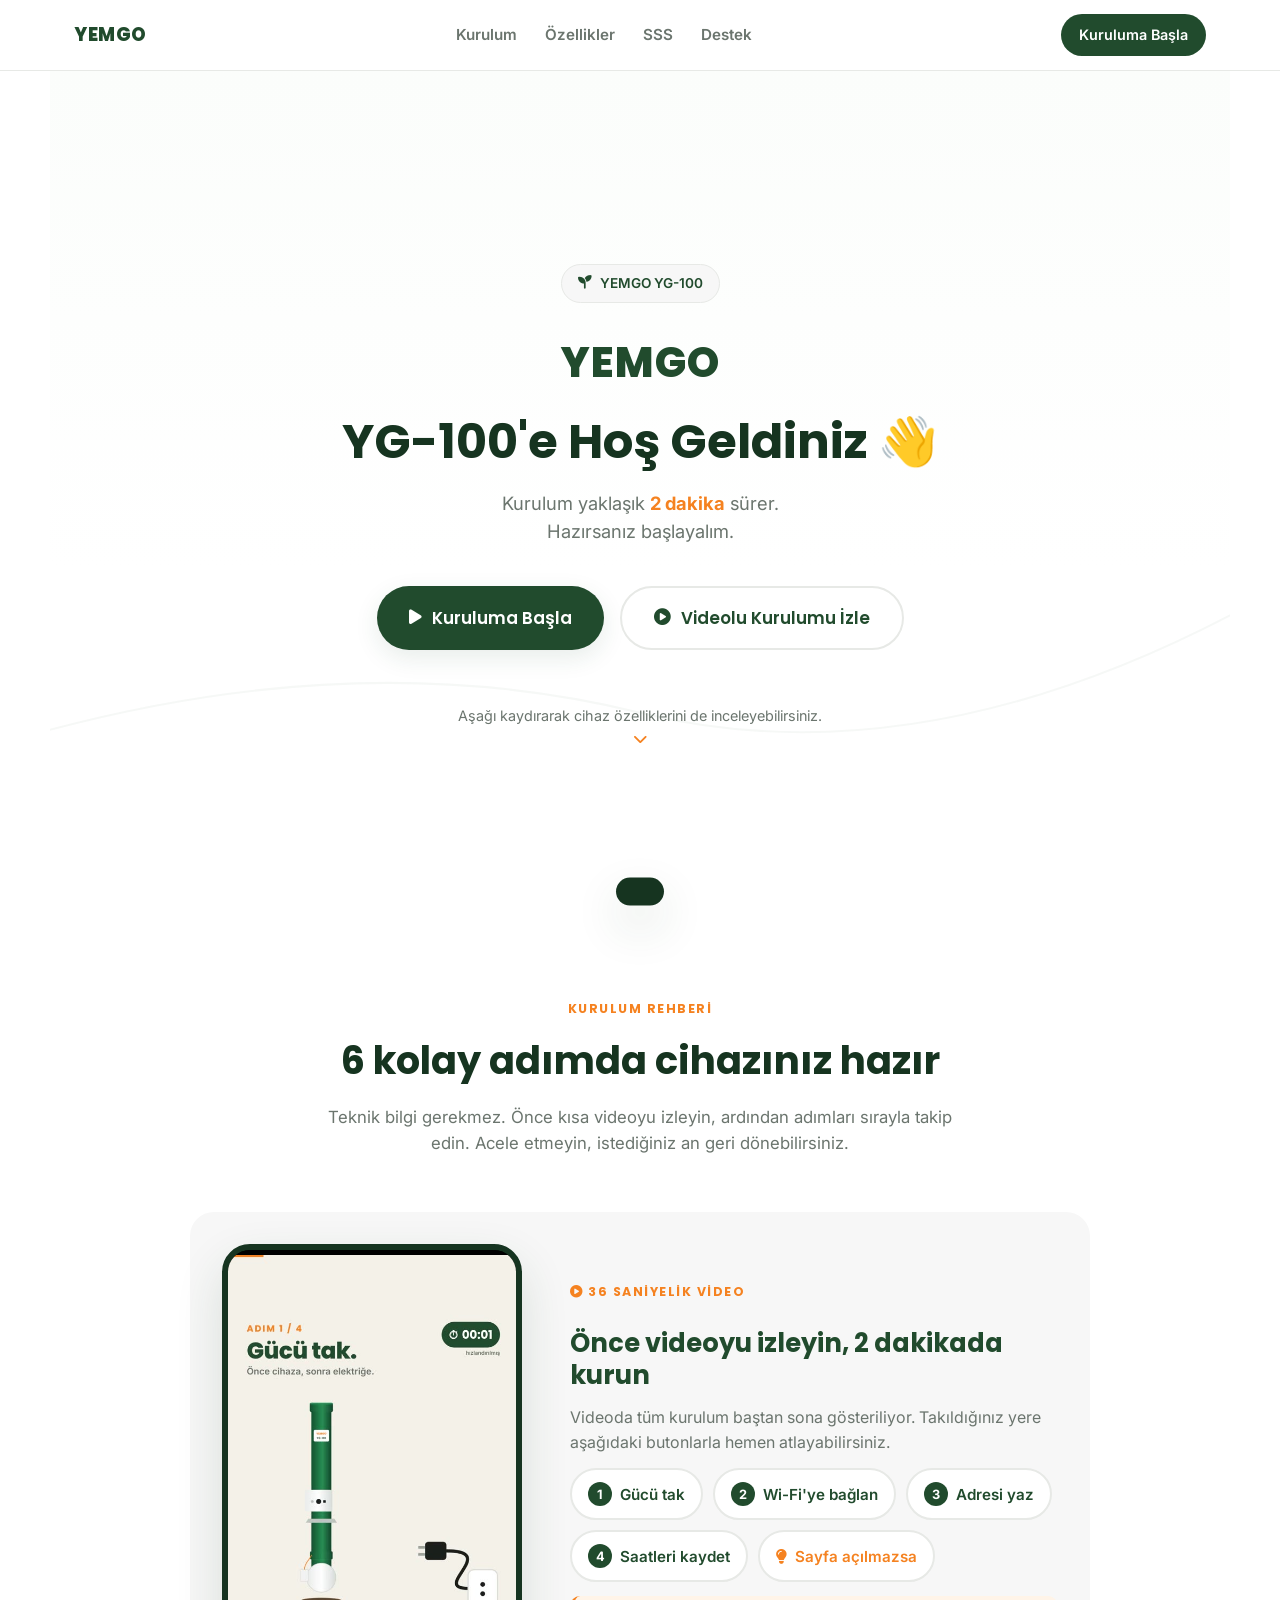
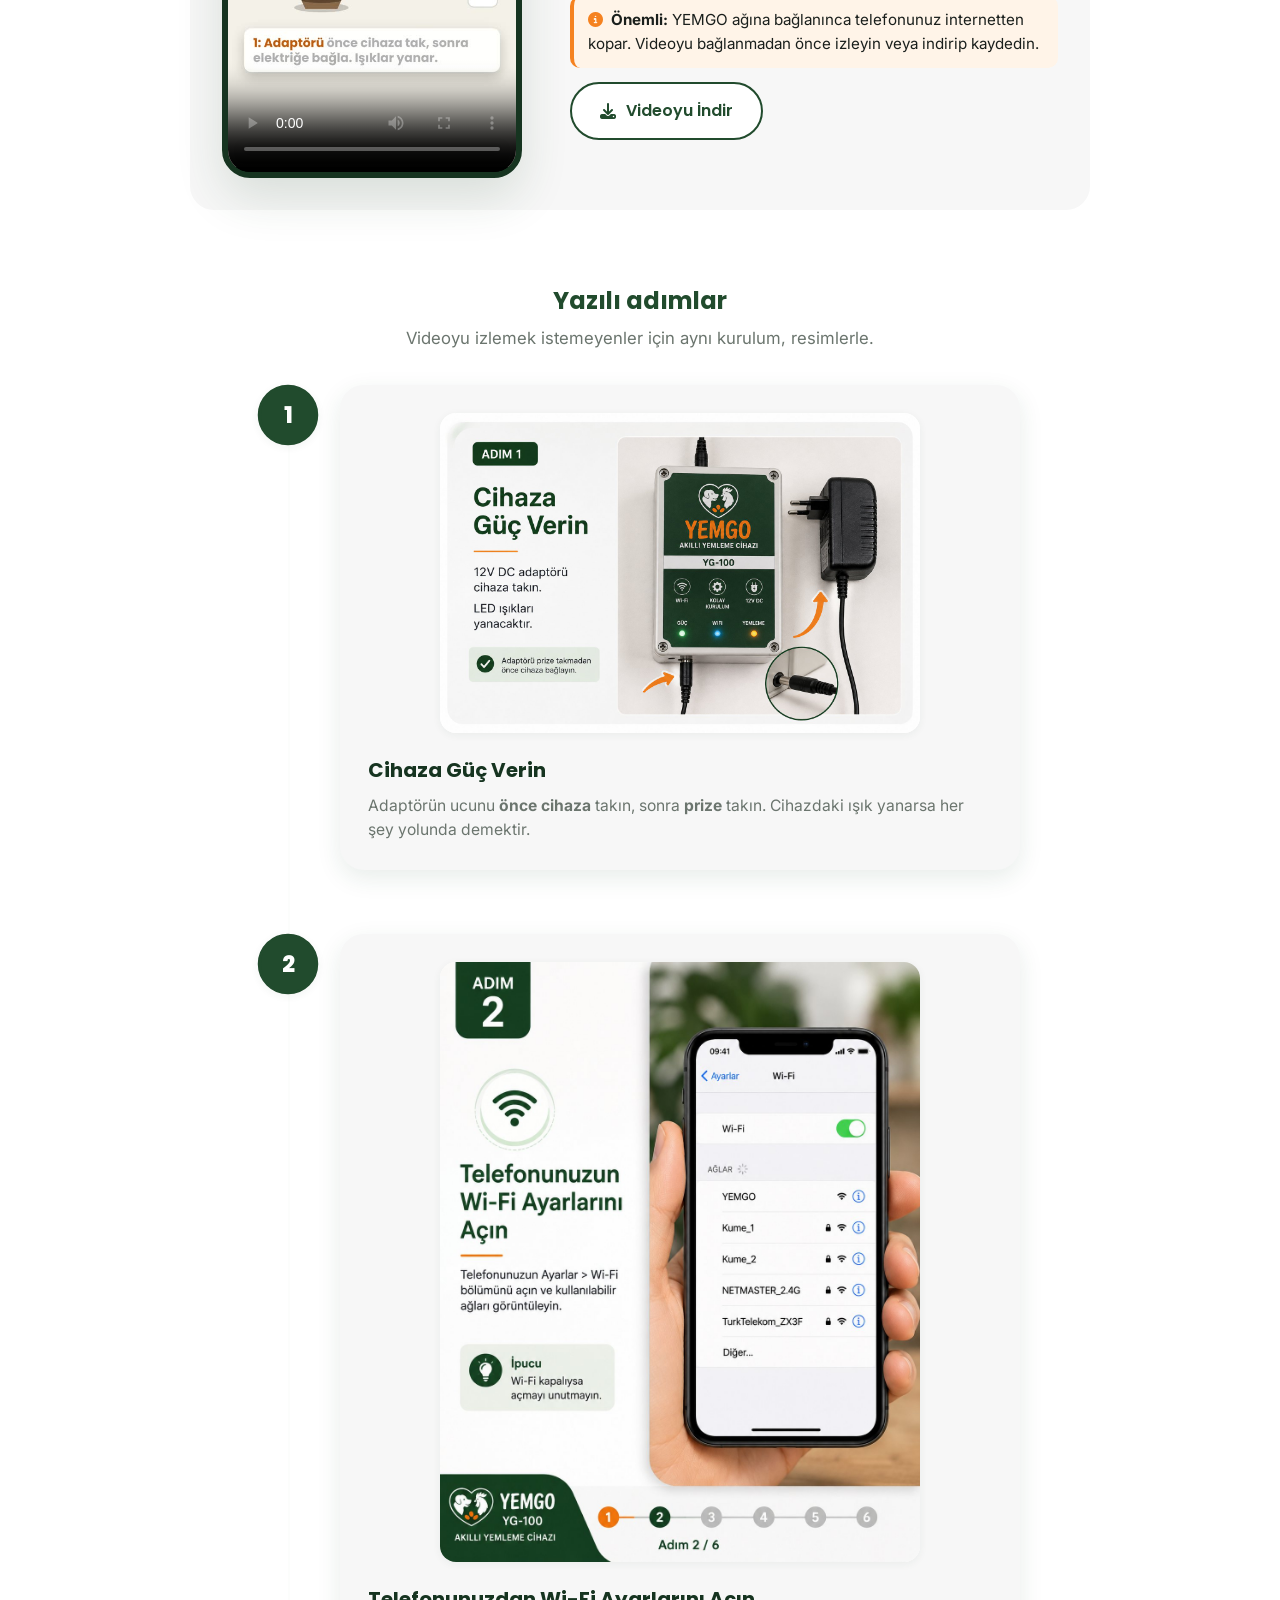
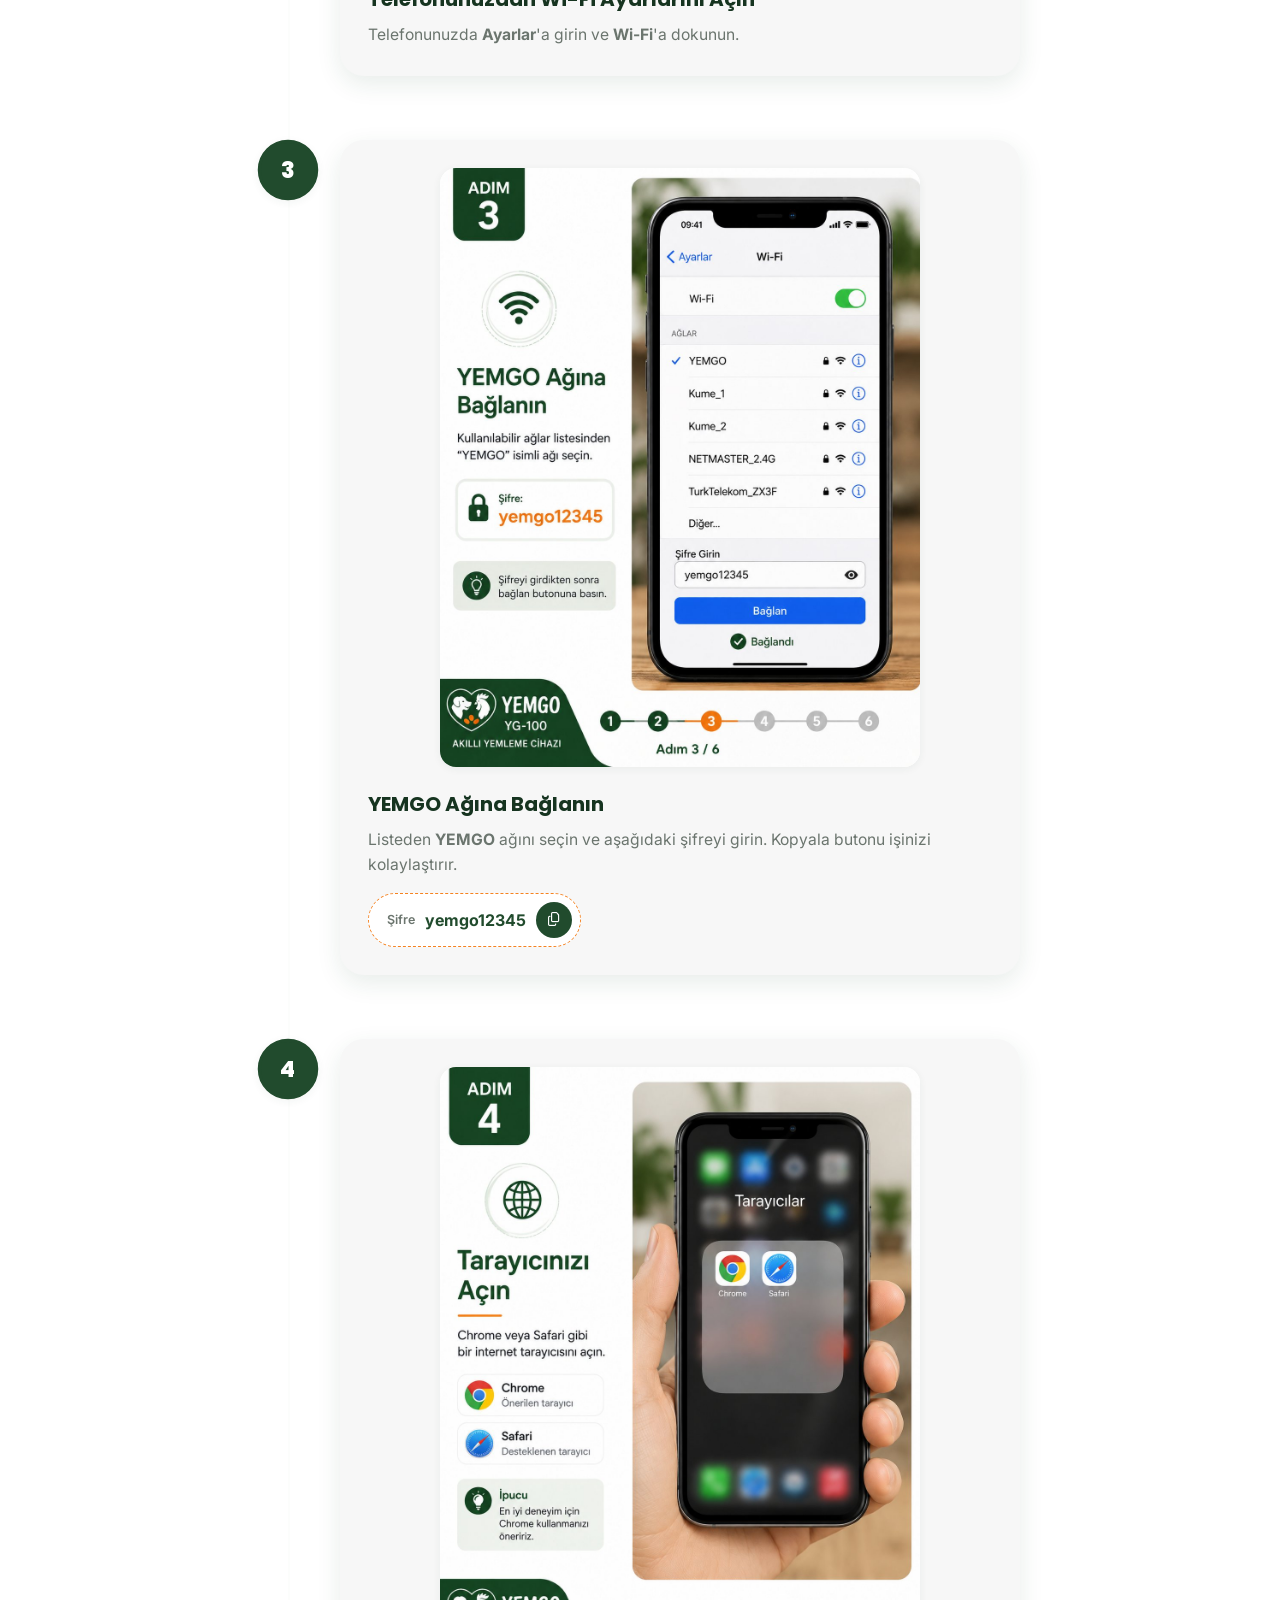
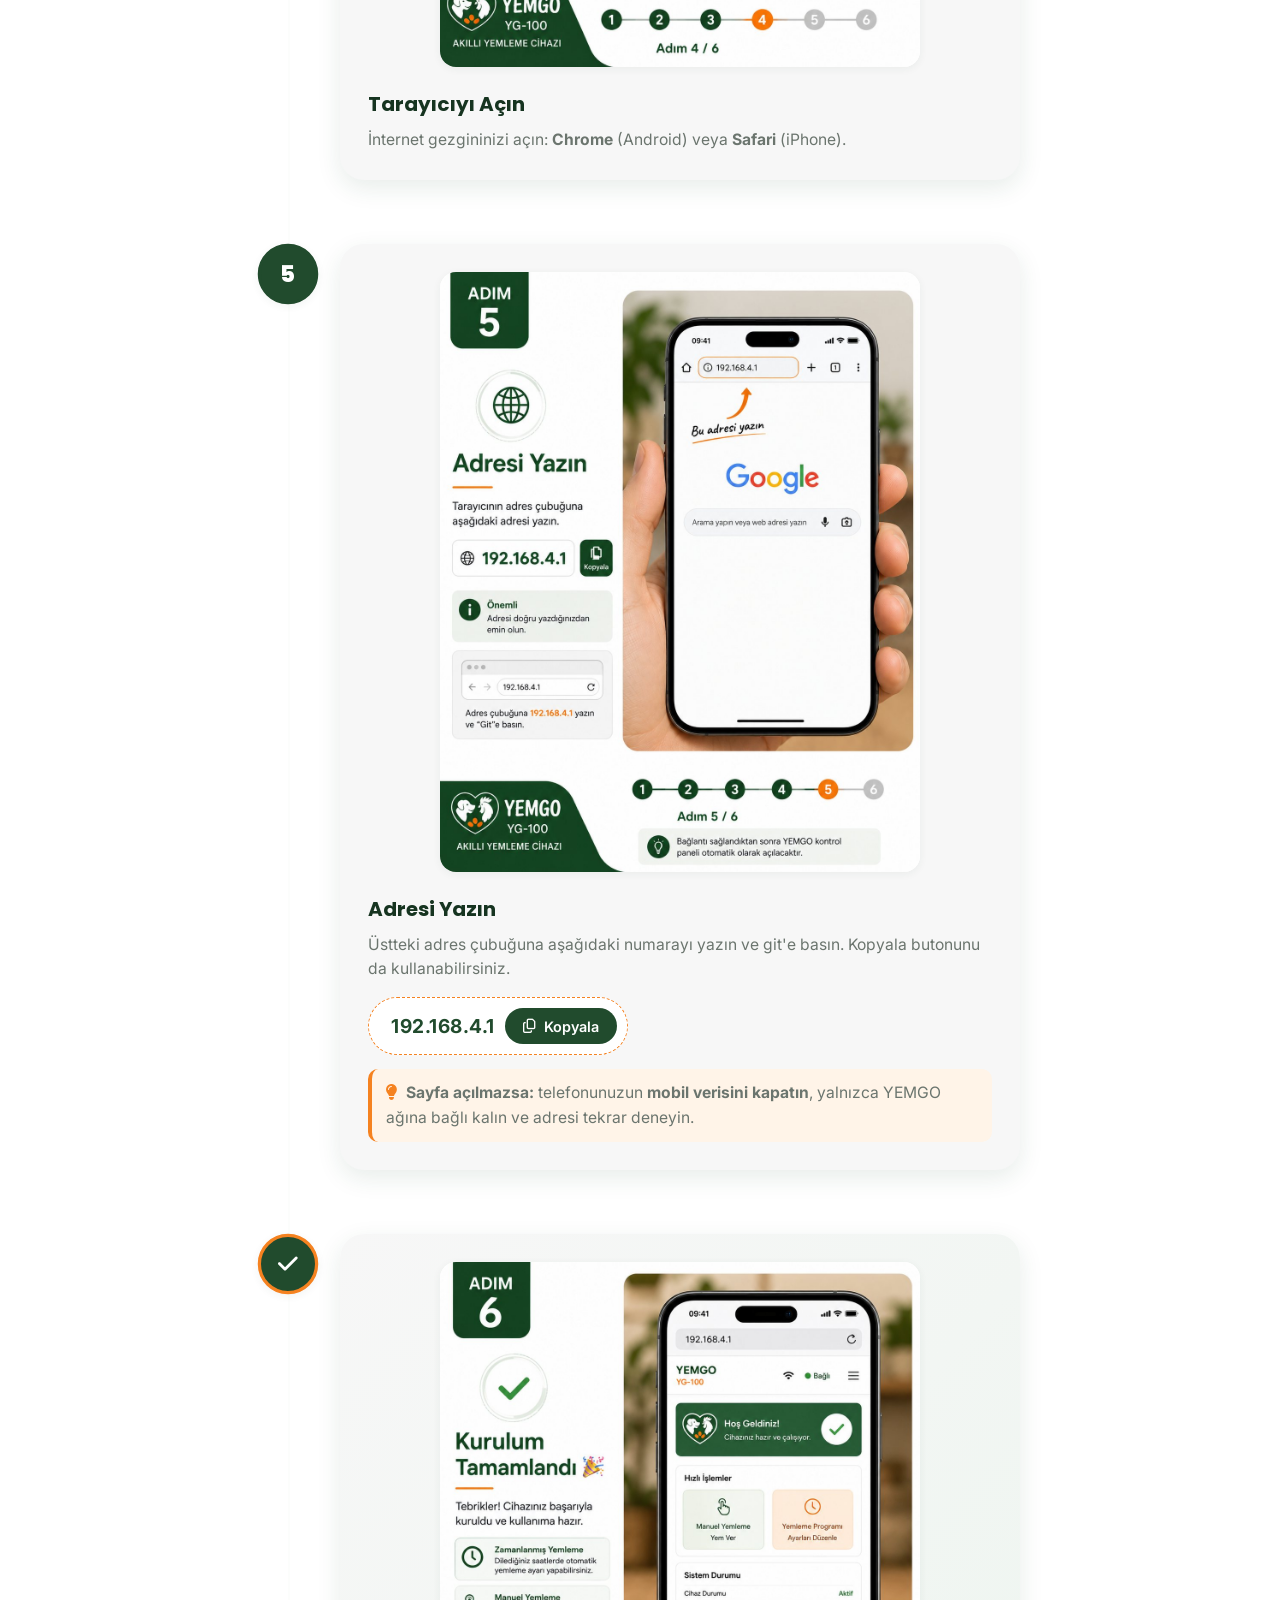
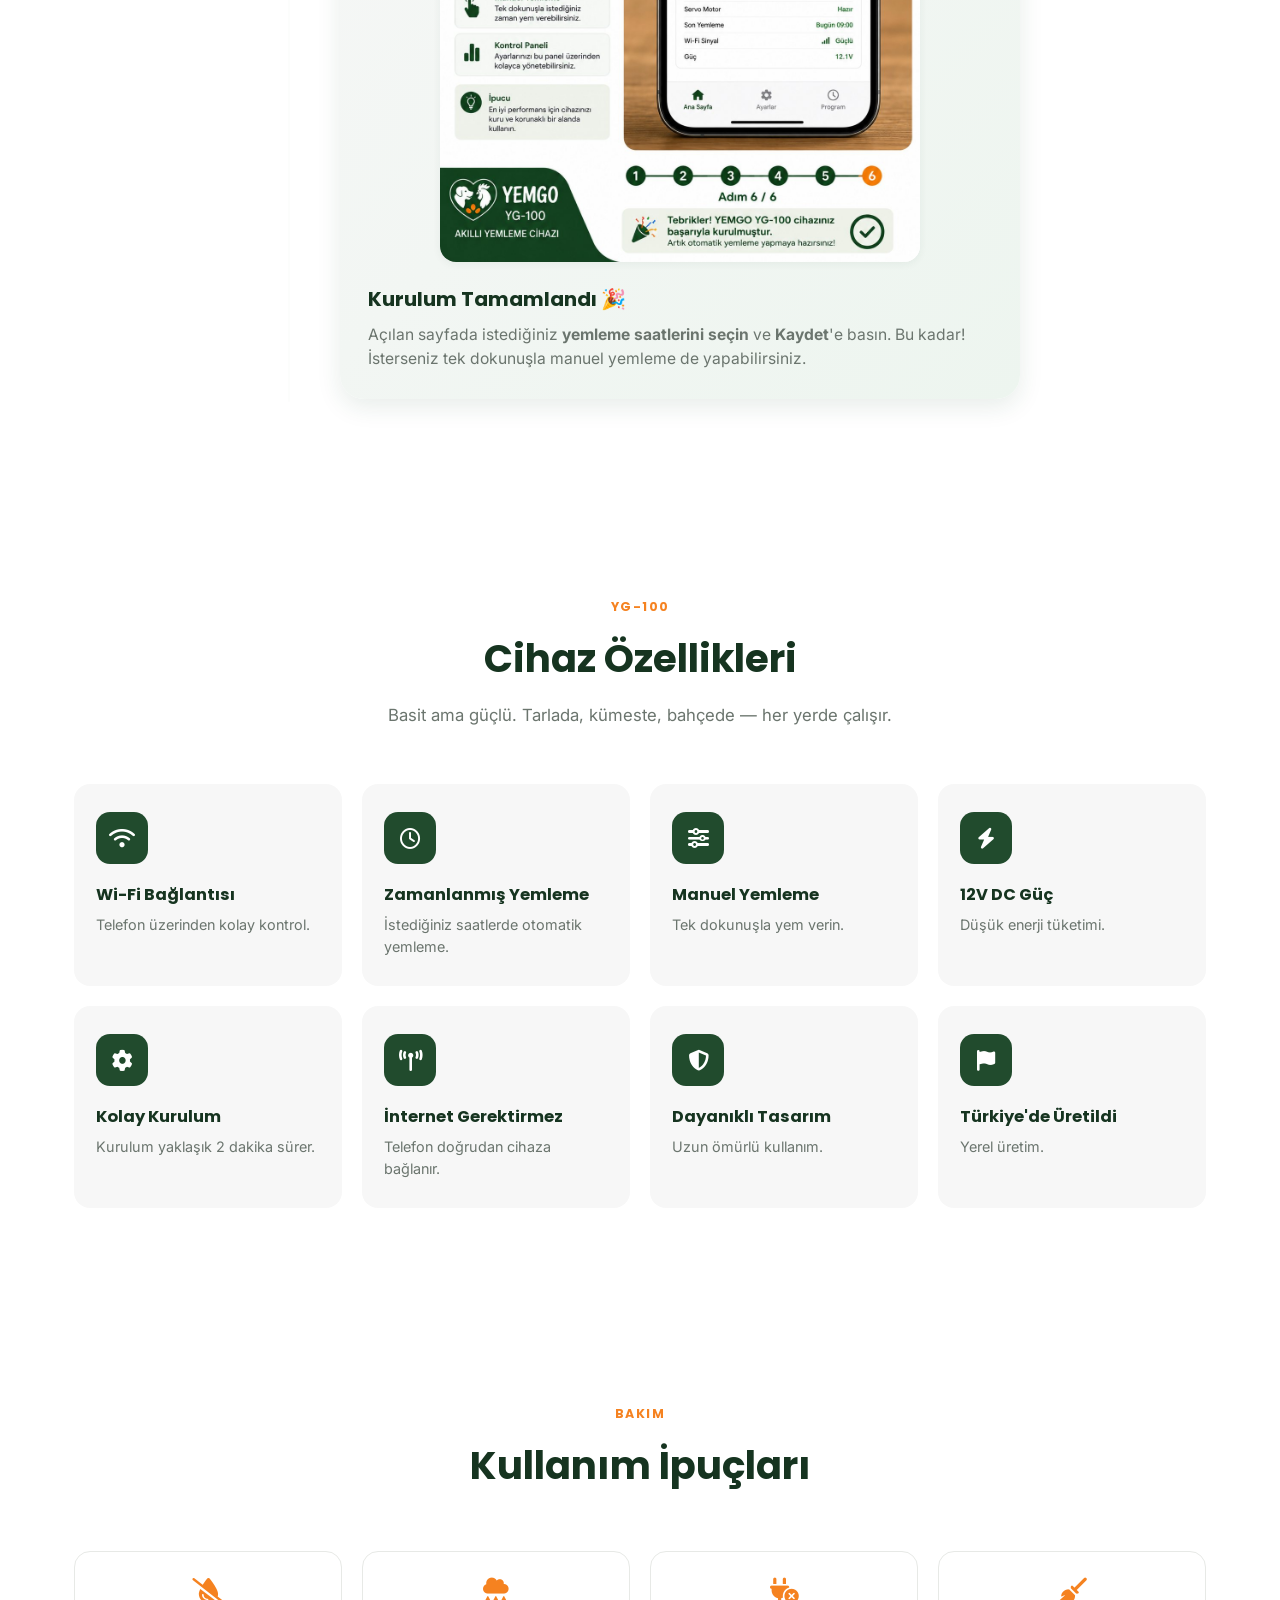
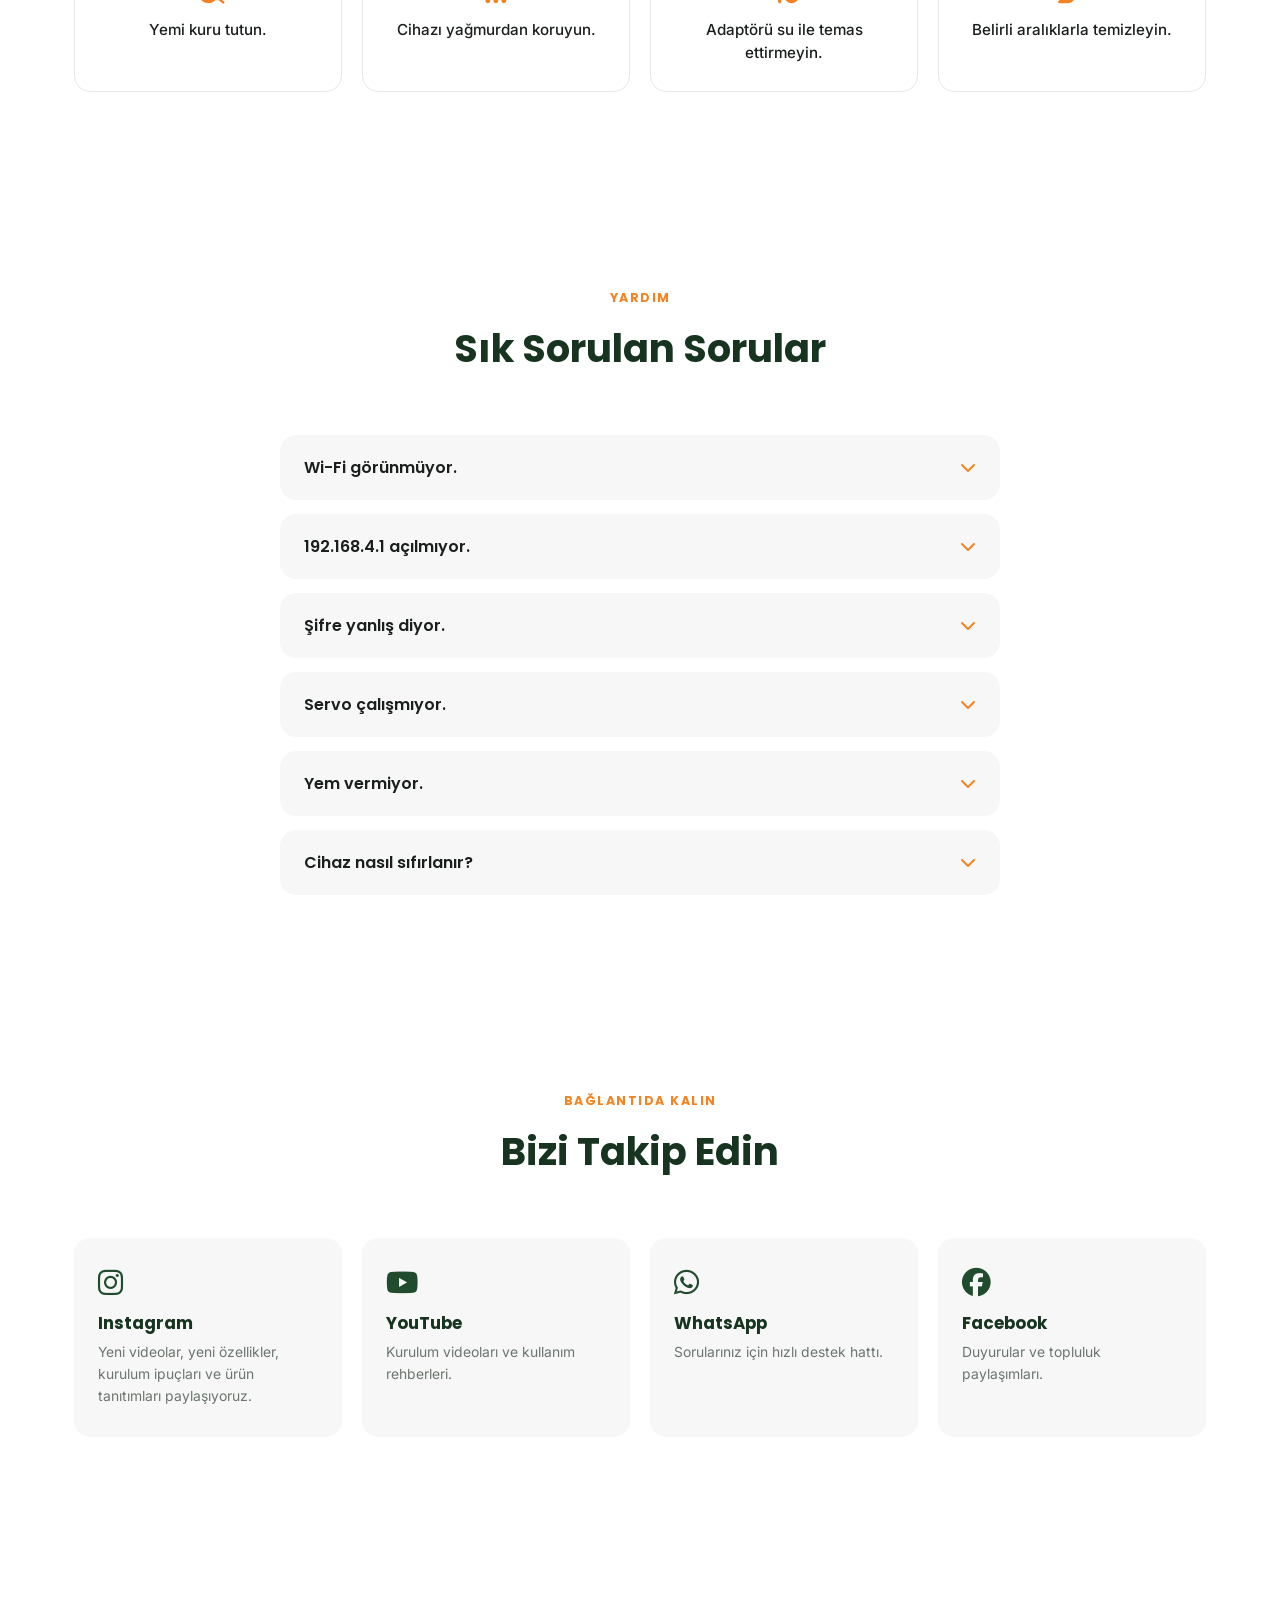
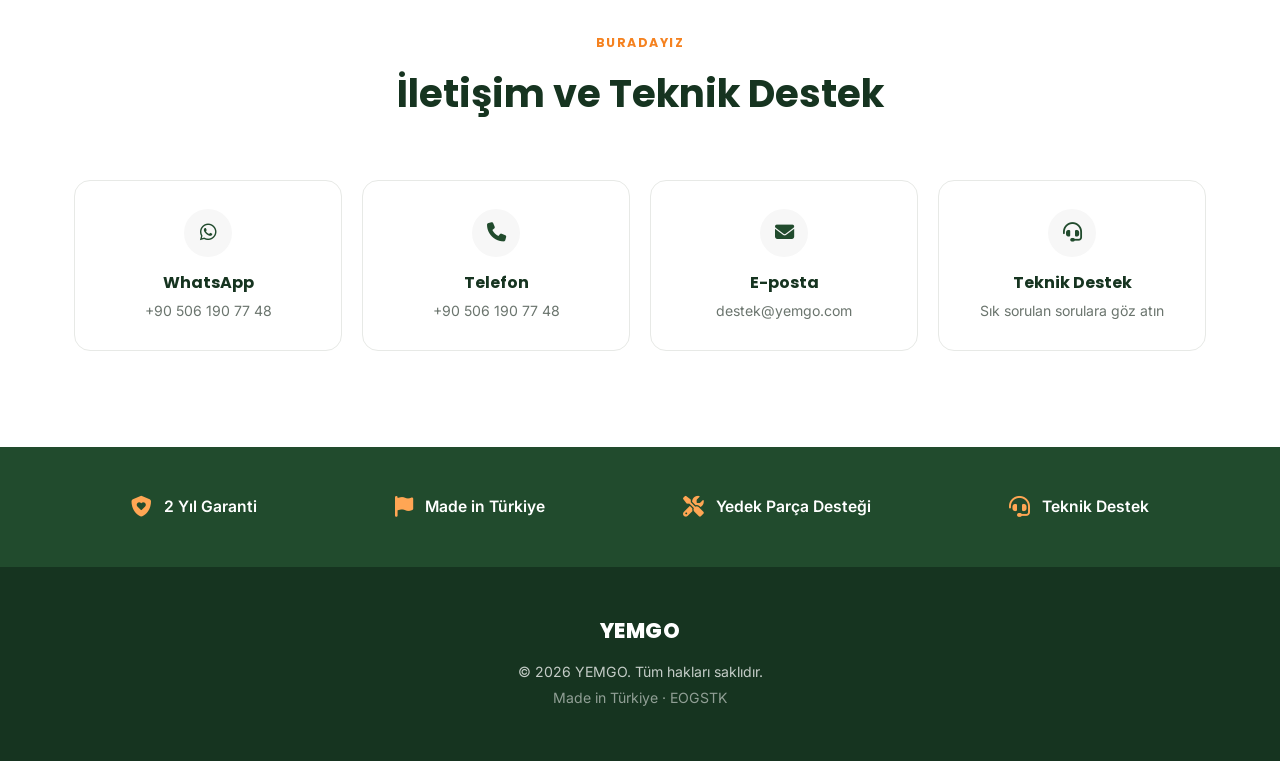
<file: index.html>
<!DOCTYPE html>
<html lang="tr">
<head>
<meta charset="UTF-8">
<meta name="viewport" content="width=device-width, initial-scale=1.0, maximum-scale=5.0">
<title>YEMGO YG-100 | Kurulum ve Destek Merkezi</title>
<meta name="description" content="YEMGO YG-100 Akıllı Yemleme Cihazı için adım adım kurulum kılavuzu, video anlatım, sık sorulan sorular ve teknik destek.">
<meta name="theme-color" content="#214B2D">

<!-- Favicon -->
<link rel="icon" type="image/png" href="favicon.png">
<link rel="icon" type="image/png" sizes="192x192" href="favicon-192.png">
<link rel="apple-touch-icon" href="favicon-192.png">

<!-- Preconnect for performance -->
<link rel="preconnect" href="https://fonts.googleapis.com">
<link rel="preconnect" href="https://fonts.gstatic.com" crossorigin>
<link rel="preconnect" href="https://cdnjs.cloudflare.com">

<!-- Fonts -->
<link href="https://fonts.googleapis.com/css2?family=Poppins:wght@500;600;700;800&family=Inter:wght@400;500;600;700&display=swap" rel="stylesheet">

<!-- Font Awesome -->
<link rel="stylesheet" href="https://cdnjs.cloudflare.com/ajax/libs/font-awesome/6.5.1/css/all.min.css" integrity="sha512-DTOQO9RWCH3ppGqcWaEA1BIZOC6xxalwEsw9c2QQeAIftl+Vegovlnee1c9QX4TctnWMn13TZye+giMm8e2LwA==" crossorigin="anonymous" referrerpolicy="no-referrer">

<link rel="stylesheet" href="css/styles.css">
</head>
<body>

<!-- Progress rail: fills as user scrolls through setup -->
<div class="scroll-progress" aria-hidden="true"><div class="scroll-progress__fill" id="scrollFill"></div></div>

<!-- ============ HEADER / NAV ============ -->
<header class="topbar">
  <div class="topbar__inner">
    <a href="#hero" class="topbar__logo">
      <span class="logo-mark">YEMGO</span>
    </a>
    <nav class="topbar__nav" aria-label="Site menüsü">
      <a href="#kurulum">Kurulum</a>
      <a href="#ozellikler">Özellikler</a>
      <a href="#sss">SSS</a>
      <a href="#iletisim">Destek</a>
    </nav>
    <a href="#kurulum" class="topbar__cta">Kuruluma Başla</a>
  </div>
</header>

<main>

  <!-- ============ 1. HERO / KARŞILAMA ============ -->
  <section class="hero" id="hero">
    <div class="hero__bg" aria-hidden="true">
      <svg class="hero__path" viewBox="0 0 1200 800" preserveAspectRatio="none">
        <path d="M -50 650 Q 300 550 600 620 T 1250 500" />
      </svg>
    </div>

    <div class="hero__content">
      <div class="hero__badge"><i class="fa-solid fa-seedling"></i> YEMGO YG-100</div>
      <div class="hero__logo">YEMGO</div>
      <h1 class="hero__title">YG-100'e Hoş Geldiniz <span class="wave">👋</span></h1>
      <p class="hero__subtitle">Kurulum yaklaşık <strong>2 dakika</strong> sürer.<br>Hazırsanız başlayalım.</p>

      <div class="hero__actions">
        <a href="#kurulum" class="btn btn--primary btn--lg" id="startSetupBtn">
          <i class="fa-solid fa-play"></i> Kuruluma Başla
        </a>
        <a href="#videoKurulum" class="btn btn--ghost btn--lg">
          <i class="fa-solid fa-circle-play"></i> Videolu Kurulumu İzle
        </a>
      </div>

      <button class="hero__scroll-hint" id="scrollHint" aria-label="Aşağı kaydır">
        Aşağı kaydırarak cihaz özelliklerini de inceleyebilirsiniz.
        <i class="fa-solid fa-chevron-down"></i>
      </button>
    </div>
  </section>

  <!-- ============ 2. KURULUM ============ -->
  <section class="setup" id="kurulum">
    <div class="section-head">
      <span class="eyebrow">Kurulum Rehberi</span>
      <h2>6 kolay adımda cihazınız hazır</h2>
      <p class="section-lead">Teknik bilgi gerekmez. Önce kısa videoyu izleyin, ardından adımları sırayla takip edin. Acele etmeyin, istediğiniz an geri dönebilirsiniz.</p>
    </div>

    <!-- VİDEOLU KURULUM -->
    <div class="setup-video" id="videoKurulum">
      <div class="setup-video__phone">
        <video id="setupVideo" controls playsinline preload="metadata"
               poster="assets/video/yemgo-kurulum-poster.jpg"
               aria-label="YEMGO YG-100 kurulum videosu">
          <source src="assets/video/yemgo-kurulum.mp4" type="video/mp4">
          Tarayıcınız videoyu oynatamıyor. Aşağıdaki adımları takip edebilirsiniz.
        </video>
      </div>
      <div class="setup-video__info">
        <span class="eyebrow"><i class="fa-solid fa-circle-play"></i> 36 saniyelik video</span>
        <h3>Önce videoyu izleyin, 2 dakikada kurun</h3>
        <p>Videoda tüm kurulum baştan sona gösteriliyor. Takıldığınız yere aşağıdaki butonlarla hemen atlayabilirsiniz.</p>
        <div class="chapters" role="group" aria-label="Video bölümleri">
          <button type="button" class="chapter" data-time="4"><b>1</b> Gücü tak</button>
          <button type="button" class="chapter" data-time="10"><b>2</b> Wi-Fi'ye bağlan</button>
          <button type="button" class="chapter" data-time="15"><b>3</b> Adresi yaz</button>
          <button type="button" class="chapter" data-time="19"><b>4</b> Saatleri kaydet</button>
          <button type="button" class="chapter chapter--tip" data-time="23"><i class="fa-solid fa-lightbulb"></i> Sayfa açılmazsa</button>
        </div>
        <p class="setup-video__note"><i class="fa-solid fa-circle-info"></i> <strong>Önemli:</strong> YEMGO ağına bağlanınca telefonunuz internetten kopar. Videoyu bağlanmadan önce izleyin veya indirip kaydedin.</p>
        <a href="assets/video/yemgo-kurulum.mp4" download class="btn btn--outline"><i class="fa-solid fa-download"></i> Videoyu İndir</a>
      </div>
    </div>

    <div class="section-head section-head--sub">
      <h3 class="steps-title">Yazılı adımlar</h3>
      <p class="section-lead">Videoyu izlemek istemeyenler için aynı kurulum, resimlerle.</p>
    </div>

    <div class="steps" id="stepsWrap">
      <svg class="steps__trail" id="trailSvg" viewBox="0 0 100 1200" preserveAspectRatio="none" aria-hidden="true">
        <path id="trailPath" d="M 50 0 L 50 1200" />
        <path id="trailPathFill" d="M 50 0 L 50 1200" />
      </svg>

      <!-- STEP 1 -->
      <article class="step" data-step="1">
        <div class="step__marker"><span>1</span></div>
        <div class="step__card">
          <div class="step__media">
            <img
              class="step-illust"
              src="assets/images/adim1.jpg"
              alt="Cihaza güç adaptörünün takılması"
              width="1536" height="1024"
              loading="lazy">
          </div>
          <div class="step__body">
            <h3>Cihaza Güç Verin</h3>
            <p>Adaptörün ucunu <strong>önce cihaza</strong> takın, sonra <strong>prize</strong> takın. Cihazdaki ışık yanarsa her şey yolunda demektir.</p>
          </div>
        </div>
      </article>

      <!-- STEP 2 -->
      <article class="step" data-step="2">
        <div class="step__marker"><span>2</span></div>
        <div class="step__card">
          <div class="step__media">
            <img
              class="step-illust"
              src="assets/images/adim2.jpg"
              alt="Telefonda Wi-Fi ayarlarının açılması"
              width="1122" height="1402"
              loading="lazy">
          </div>
          <div class="step__body">
            <h3>Telefonunuzdan Wi-Fi Ayarlarını Açın</h3>
            <p>Telefonunuzda <strong>Ayarlar</strong>'a girin ve <strong>Wi-Fi</strong>'a dokunun.</p>
          </div>
        </div>
      </article>

      <!-- STEP 3 -->
      <article class="step" data-step="3">
        <div class="step__marker"><span>3</span></div>
        <div class="step__card">
          <div class="step__media">
            <img
              class="step-illust"
              src="assets/images/adim3.jpg"
              alt="YEMGO Wi-Fi ağının seçilmesi"
              width="1122" height="1402"
              loading="lazy">
          </div>
          <div class="step__body">
            <h3>YEMGO Ağına Bağlanın</h3>
            <p>Listeden <strong>YEMGO</strong> ağını seçin ve aşağıdaki şifreyi girin. Kopyala butonu işinizi kolaylaştırır.</p>
            <div class="copy-chip">
              <span class="copy-chip__label">Şifre</span>
              <code id="wifiPass">yemgo12345</code>
              <button class="copy-btn" data-copy="yemgo12345" aria-label="Şifreyi kopyala">
                <i class="fa-regular fa-copy"></i>
              </button>
            </div>
          </div>
        </div>
      </article>

      <!-- STEP 4 -->
      <article class="step" data-step="4">
        <div class="step__marker"><span>4</span></div>
        <div class="step__card">
          <div class="step__media">
            <img
              class="step-illust"
              src="assets/images/adim4.jpg"
              alt="Telefonda tarayıcı uygulamasının açılması"
              width="1122" height="1402"
              loading="lazy">
          </div>
          <div class="step__body">
            <h3>Tarayıcıyı Açın</h3>
            <p>İnternet gezgininizi açın: <strong>Chrome</strong> (Android) veya <strong>Safari</strong> (iPhone).</p>
          </div>
        </div>
      </article>

      <!-- STEP 5 -->
      <article class="step" data-step="5">
        <div class="step__marker"><span>5</span></div>
        <div class="step__card">
          <div class="step__media">
            <img
              class="step-illust"
              src="assets/images/adim5.jpg"
              alt="Tarayıcı adres çubuğuna IP adresinin yazılması"
              width="1122" height="1402"
              loading="lazy">
          </div>
          <div class="step__body">
            <h3>Adresi Yazın</h3>
            <p>Üstteki adres çubuğuna aşağıdaki numarayı yazın ve git'e basın. Kopyala butonunu da kullanabilirsiniz.</p>
            <div class="copy-chip copy-chip--address">
              <code id="ipAddress">192.168.4.1</code>
              <button class="copy-btn copy-btn--wide" data-copy="192.168.4.1" aria-label="Adresi kopyala">
                <i class="fa-regular fa-copy"></i> Kopyala
              </button>
            </div>
            <p class="step__hint"><i class="fa-solid fa-lightbulb"></i> <strong>Sayfa açılmazsa:</strong> telefonunuzun <strong>mobil verisini kapatın</strong>, yalnızca YEMGO ağına bağlı kalın ve adresi tekrar deneyin.</p>
          </div>
        </div>
      </article>

      <!-- STEP 6 -->
      <article class="step step--final" data-step="6">
        <div class="step__marker step__marker--done"><span><i class="fa-solid fa-check"></i></span></div>
        <div class="step__card step__card--celebrate">
          <div class="step__media">
            <img
              class="step-illust"
              src="assets/images/adim6.jpg"
              alt="Kurulumu tamamlanmış YEMGO YG-100 cihazı"
              width="1122" height="1402"
              loading="lazy">
          </div>
          <div class="step__body">
            <h3>Kurulum Tamamlandı 🎉</h3>
            <p>Açılan sayfada istediğiniz <strong>yemleme saatlerini seçin</strong> ve <strong>Kaydet</strong>'e basın. Bu kadar! İsterseniz tek dokunuşla manuel yemleme de yapabilirsiniz.</p>
          </div>
        </div>
      </article>
    </div>
  </section>

  <!-- ============ 4. CİHAZ ÖZELLİKLERİ ============ -->
  <section class="features" id="ozellikler">
    <div class="section-head">
      <span class="eyebrow">YG-100</span>
      <h2>Cihaz Özellikleri</h2>
      <p class="section-lead">Basit ama güçlü. Tarlada, kümeste, bahçede — her yerde çalışır.</p>
    </div>
    <div class="features__grid">
      <div class="feature-card">
        <div class="feature-card__icon"><i class="fa-solid fa-wifi"></i></div>
        <h3>Wi-Fi Bağlantısı</h3>
        <p>Telefon üzerinden kolay kontrol.</p>
      </div>
      <div class="feature-card">
        <div class="feature-card__icon"><i class="fa-regular fa-clock"></i></div>
        <h3>Zamanlanmış Yemleme</h3>
        <p>İstediğiniz saatlerde otomatik yemleme.</p>
      </div>
      <div class="feature-card">
        <div class="feature-card__icon"><i class="fa-solid fa-sliders"></i></div>
        <h3>Manuel Yemleme</h3>
        <p>Tek dokunuşla yem verin.</p>
      </div>
      <div class="feature-card">
        <div class="feature-card__icon"><i class="fa-solid fa-bolt"></i></div>
        <h3>12V DC Güç</h3>
        <p>Düşük enerji tüketimi.</p>
      </div>
      <div class="feature-card">
        <div class="feature-card__icon"><i class="fa-solid fa-gear"></i></div>
        <h3>Kolay Kurulum</h3>
        <p>Kurulum yaklaşık 2 dakika sürer.</p>
      </div>
      <div class="feature-card">
        <div class="feature-card__icon"><i class="fa-solid fa-tower-broadcast"></i></div>
        <h3>İnternet Gerektirmez</h3>
        <p>Telefon doğrudan cihaza bağlanır.</p>
      </div>
      <div class="feature-card">
        <div class="feature-card__icon"><i class="fa-solid fa-shield-halved"></i></div>
        <h3>Dayanıklı Tasarım</h3>
        <p>Uzun ömürlü kullanım.</p>
      </div>
      <div class="feature-card">
        <div class="feature-card__icon"><i class="fa-solid fa-flag"></i></div>
        <h3>Türkiye'de Üretildi</h3>
        <p>Yerel üretim.</p>
      </div>
    </div>
  </section>

  <!-- ============ 5. KULLANIM İPUÇLARI ============ -->
  <section class="tips">
    <div class="section-head">
      <span class="eyebrow">Bakım</span>
      <h2>Kullanım İpuçları</h2>
    </div>
    <div class="tips__grid">
      <div class="tip-card">
        <i class="fa-solid fa-droplet-slash"></i>
        <p>Yemi kuru tutun.</p>
      </div>
      <div class="tip-card">
        <i class="fa-solid fa-cloud-rain"></i>
        <p>Cihazı yağmurdan koruyun.</p>
      </div>
      <div class="tip-card">
        <i class="fa-solid fa-plug-circle-xmark"></i>
        <p>Adaptörü su ile temas ettirmeyin.</p>
      </div>
      <div class="tip-card">
        <i class="fa-solid fa-broom"></i>
        <p>Belirli aralıklarla temizleyin.</p>
      </div>
    </div>
  </section>

  <!-- ============ 6. SSS ============ -->
  <section class="faq" id="sss">
    <div class="section-head">
      <span class="eyebrow">Yardım</span>
      <h2>Sık Sorulan Sorular</h2>
    </div>
    <div class="accordion" id="accordion">
      <div class="accordion__item">
        <button class="accordion__trigger" aria-expanded="false">
          <span>Wi-Fi görünmüyor.</span>
          <i class="fa-solid fa-chevron-down"></i>
        </button>
        <div class="accordion__panel">
          <p>Cihazın LED ışığının yandığından emin olun. Telefonunuzun Wi-Fi listesini yenileyin ve 30 saniye bekleyin. Sorun devam ederse cihazı fişten çekip tekrar takın.</p>
        </div>
      </div>
      <div class="accordion__item">
        <button class="accordion__trigger" aria-expanded="false">
          <span>192.168.4.1 açılmıyor.</span>
          <i class="fa-solid fa-chevron-down"></i>
        </button>
        <div class="accordion__panel">
          <p>Telefonunuzun mobil verisini (4G/5G) kapatın, yalnızca YEMGO ağına bağlı olduğunuzdan emin olun. Ardından adresi tekrar yazıp deneyin.</p>
        </div>
      </div>
      <div class="accordion__item">
        <button class="accordion__trigger" aria-expanded="false">
          <span>Şifre yanlış diyor.</span>
          <i class="fa-solid fa-chevron-down"></i>
        </button>
        <div class="accordion__panel">
          <p>Şifreyi büyük/küçük harf duyarlılığına dikkat ederek yazın: <strong>yemgo12345</strong>. Kopyala butonunu kullanmanızı öneririz.</p>
        </div>
      </div>
      <div class="accordion__item">
        <button class="accordion__trigger" aria-expanded="false">
          <span>Servo çalışmıyor.</span>
          <i class="fa-solid fa-chevron-down"></i>
        </button>
        <div class="accordion__panel">
          <p>Cihazın gücünü kesip 10 saniye sonra tekrar takın. Yem haznesinde sıkışma olup olmadığını kontrol edin.</p>
        </div>
      </div>
      <div class="accordion__item">
        <button class="accordion__trigger" aria-expanded="false">
          <span>Yem vermiyor.</span>
          <i class="fa-solid fa-chevron-down"></i>
        </button>
        <div class="accordion__panel">
          <p>Yem haznesinde yeterli yem olduğundan emin olun. Yem nemli veya topaklanmış olabilir; kuru yem kullanın ve hazneyi temizleyin.</p>
        </div>
      </div>
      <div class="accordion__item">
        <button class="accordion__trigger" aria-expanded="false">
          <span>Cihaz nasıl sıfırlanır?</span>
          <i class="fa-solid fa-chevron-down"></i>
        </button>
        <div class="accordion__panel">
          <p>Cihaz üzerindeki reset düğmesine 5 saniye basılı tutun. LED ışığı yanıp söndüğünde cihaz fabrika ayarlarına dönmüştür.</p>
        </div>
      </div>
    </div>
  </section>

  <!-- ============ 7. SOSYAL MEDYA ============ -->
  <section class="social">
    <div class="section-head">
      <span class="eyebrow">Bağlantıda Kalın</span>
      <h2>Bizi Takip Edin</h2>
    </div>
    <div class="social__grid">
      <a href="https://www.instagram.com/eogstk" class="social-card social-card--instagram" target="_blank" rel="noopener">
        <i class="fa-brands fa-instagram"></i>
        <h3>Instagram</h3>
        <p>Yeni videolar, yeni özellikler, kurulum ipuçları ve ürün tanıtımları paylaşıyoruz.</p>
      </a>
      <a href="#" class="social-card social-card--youtube" target="_blank" rel="noopener">
        <i class="fa-brands fa-youtube"></i>
        <h3>YouTube</h3>
        <p>Kurulum videoları ve kullanım rehberleri.</p>
      </a>
      <a href="https://wa.me/905061907748" class="social-card social-card--whatsapp" target="_blank" rel="noopener">
        <i class="fa-brands fa-whatsapp"></i>
        <h3>WhatsApp</h3>
        <p>Sorularınız için hızlı destek hattı.</p>
      </a>
      <a href="#" class="social-card social-card--facebook" target="_blank" rel="noopener">
        <i class="fa-brands fa-facebook"></i>
        <h3>Facebook</h3>
        <p>Duyurular ve topluluk paylaşımları.</p>
      </a>
    </div>
  </section>

  <!-- ============ 8. İLETİŞİM ============ -->
  <section class="contact" id="iletisim">
    <div class="section-head">
      <span class="eyebrow">Buradayız</span>
      <h2>İletişim ve Teknik Destek</h2>
    </div>
    <div class="contact__grid">
      <a href="https://wa.me/905061907748" class="contact-card" target="_blank" rel="noopener">
        <div class="contact-card__icon"><i class="fa-brands fa-whatsapp"></i></div>
        <h3>WhatsApp</h3>
        <p>+90 506 190 77 48</p>
      </a>
      <a href="tel:+905061907748" class="contact-card">
        <div class="contact-card__icon"><i class="fa-solid fa-phone"></i></div>
        <h3>Telefon</h3>
        <p>+90 506 190 77 48</p>
      </a>
      <a href="mailto:destek@yemgo.com" class="contact-card">
        <div class="contact-card__icon"><i class="fa-solid fa-envelope"></i></div>
        <h3>E-posta</h3>
        <p>destek@yemgo.com</p>
      </a>
      <a href="#sss" class="contact-card">
        <div class="contact-card__icon"><i class="fa-solid fa-headset"></i></div>
        <h3>Teknik Destek</h3>
        <p>Sık sorulan sorulara göz atın</p>
      </a>
    </div>
  </section>

  <!-- ============ 9. GARANTİ ============ -->
  <section class="warranty">
    <div class="warranty__inner">
      <div class="warranty__item"><i class="fa-solid fa-shield-heart"></i><span>2 Yıl Garanti</span></div>
      <div class="warranty__item"><i class="fa-solid fa-flag"></i><span>Made in Türkiye</span></div>
      <div class="warranty__item"><i class="fa-solid fa-screwdriver-wrench"></i><span>Yedek Parça Desteği</span></div>
      <div class="warranty__item"><i class="fa-solid fa-headset"></i><span>Teknik Destek</span></div>
    </div>
  </section>

</main>

<!-- ============ 10. ALT BİLGİ ============ -->
<footer class="footer">
  <div class="footer__inner">
    <div class="footer__logo">YEMGO</div>
    <p>&copy; 2026 YEMGO. Tüm hakları saklıdır.</p>
    <p class="footer__meta">Made in Türkiye · EOGSTK</p>
  </div>
</footer>

<!-- Toast -->
<div class="toast" id="toast" role="status" aria-live="polite"></div>

<script src="js/script.js" defer></script>
</body>
</html>
</file>
<file: css/styles.css>
/* =========================================================
   YEMGO YG-100 — Kurulum ve Destek Merkezi
   Design tokens
   ========================================================= */
:root{
  --primary: #214B2D;
  --primary-light: #2F6B40;
  --primary-dark: #163420;
  --accent: #F58220;
  --accent-light: #FFA654;
  --bg: #FFFFFF;
  --card: #F7F7F7;
  --text: #1A1F1C;
  --text-muted: #6B756E;
  --border: #E7E9E6;

  --font-display: 'Poppins', sans-serif;
  --font-body: 'Inter', sans-serif;

  --radius-sm: 10px;
  --radius-md: 16px;
  --radius-lg: 24px;
  --radius-full: 999px;

  --shadow-sm: 0 2px 8px rgba(33,75,45,0.06);
  --shadow-md: 0 8px 24px rgba(33,75,45,0.10);
  --shadow-lg: 0 20px 48px rgba(33,75,45,0.14);

  --ease: cubic-bezier(.4,0,.2,1);
}

*,*::before,*::after{ box-sizing: border-box; }
html{ scroll-behavior: smooth; }
@media (prefers-reduced-motion: reduce){
  html{ scroll-behavior: auto; }
  *,*::before,*::after{ animation-duration: 0.001ms !important; animation-iteration-count: 1 !important; transition-duration: 0.001ms !important; scroll-behavior: auto !important; }
}

body{
  margin:0;
  font-family: var(--font-body);
  color: var(--text);
  background: var(--bg);
  -webkit-font-smoothing: antialiased;
  line-height: 1.55;
}

h1,h2,h3{ font-family: var(--font-display); color: var(--primary-dark); margin: 0; }
p{ margin: 0; }
a{ color: inherit; text-decoration: none; }
img,svg{ display:block; max-width:100%; }
button{ font-family: inherit; cursor: pointer; }

:focus-visible{
  outline: 3px solid var(--accent);
  outline-offset: 2px;
  border-radius: 6px;
}

/* =========================================================
   Scroll progress rail
   ========================================================= */
.scroll-progress{
  position: fixed; top:0; left:0; right:0; height:3px; z-index: 1100;
  background: transparent;
}
.scroll-progress__fill{
  height:100%; width:0%;
  background: linear-gradient(90deg, var(--primary), var(--accent));
  transition: width .1s linear;
}

/* =========================================================
   Top bar
   ========================================================= */
.topbar{
  position: sticky; top:0; z-index: 1000;
  background: rgba(255,255,255,0.85);
  backdrop-filter: blur(10px);
  border-bottom: 1px solid var(--border);
}
.topbar__inner{
  max-width: 1180px; margin:0 auto; padding: 14px 24px;
  display:flex; align-items:center; justify-content:space-between; gap:16px;
}
.topbar__logo .logo-mark{
  font-family: var(--font-display); font-weight:800; font-size: 1.15rem;
  color: var(--primary); letter-spacing: 0.5px;
}
.topbar__nav{ display:flex; gap: 28px; }
.topbar__nav a{
  font-size: 0.95rem; font-weight:600; color: var(--text-muted);
  transition: color .2s var(--ease);
}
.topbar__nav a:hover{ color: var(--primary); }
.topbar__cta{
  background: var(--primary); color:#fff; font-weight:600; font-size:0.9rem;
  padding: 10px 18px; border-radius: var(--radius-full);
  transition: background .2s var(--ease), transform .2s var(--ease);
  white-space: nowrap;
}
.topbar__cta:hover{ background: var(--primary-light); transform: translateY(-1px); }

@media (max-width: 760px){
  .topbar__nav{ display:none; }
}

/* =========================================================
   Buttons
   ========================================================= */
.btn{
  display:inline-flex; align-items:center; justify-content:center; gap:10px;
  font-family: var(--font-display); font-weight:600; font-size: 1rem;
  padding: 15px 28px; border-radius: var(--radius-full);
  border: none; transition: transform .2s var(--ease), box-shadow .2s var(--ease), background .2s var(--ease);
  min-height: 52px;
}
.btn--primary{ background: var(--primary); color:#fff; box-shadow: var(--shadow-md); }
.btn--primary:hover{ background: var(--primary-light); transform: translateY(-2px); box-shadow: var(--shadow-lg); }
.btn--ghost{ background: transparent; color: var(--primary); border: 2px solid var(--border); }
.btn--ghost:hover{ border-color: var(--primary); background: var(--card); }
.btn--outline{ background:#fff; color: var(--primary); border:2px solid var(--primary); }
.btn--outline:hover{ background: var(--primary); color:#fff; }
.btn--lg{ font-size: 1.05rem; padding: 17px 32px; }

/* =========================================================
   Section scaffolding
   ========================================================= */
main section{ padding: 96px 24px; max-width: 1180px; margin: 0 auto; }
.section-head{ text-align:center; max-width: 640px; margin: 0 auto 56px; }
.eyebrow{
  display:inline-block; font-family: var(--font-display); font-weight:700;
  font-size: 0.78rem; letter-spacing: 1.5px; text-transform: uppercase;
  color: var(--accent); margin-bottom: 12px;
}
.section-head h2{ font-size: clamp(1.6rem, 3.5vw, 2.4rem); font-weight:700; margin-bottom: 14px; }
.section-lead{ color: var(--text-muted); font-size: 1.05rem; }

/* =========================================================
   HERO
   ========================================================= */
.hero{
  position: relative; overflow:hidden;
  min-height: 92vh; display:flex; align-items:center; justify-content:center;
  padding: 120px 24px 80px;
  background: linear-gradient(180deg, #FBFDFB 0%, #FFFFFF 60%);
}
.hero__bg{ position:absolute; inset:0; z-index:0; opacity: 0.5; }
.hero__path{ width:100%; height:100%; }
.hero__path path{ fill:none; stroke: var(--primary); stroke-width: 2; opacity: 0.08; }

.hero__content{ position:relative; z-index:1; max-width: 620px; text-align:center; margin: 0 auto; }
.hero__badge{
  display:inline-flex; align-items:center; gap:8px;
  background: var(--card); color: var(--primary); font-weight:600; font-size: 0.85rem;
  padding: 8px 16px; border-radius: var(--radius-full); margin-bottom: 28px;
  border: 1px solid var(--border);
}
.hero__logo{
  font-family: var(--font-display); font-weight:800; font-size: 2.6rem;
  color: var(--primary); letter-spacing: 1px; margin-bottom: 18px;
}
.hero__title{
  font-size: clamp(1.9rem, 5vw, 3rem); font-weight:700; line-height:1.2;
  margin-bottom: 18px;
}
.wave{ display:inline-block; animation: wave 2.4s ease-in-out infinite; transform-origin: 70% 70%; }
@keyframes wave{
  0%,100%{ transform: rotate(0deg); }
  15%{ transform: rotate(16deg); }
  30%{ transform: rotate(-8deg); }
  45%{ transform: rotate(12deg); }
  60%{ transform: rotate(0deg); }
}
.hero__subtitle{ font-size: 1.15rem; color: var(--text-muted); margin-bottom: 40px; }
.hero__subtitle strong{ color: var(--accent); }

.hero__actions{
  display:flex; flex-wrap:wrap; gap:16px; justify-content:center; margin-bottom: 56px;
}

.hero__scroll-hint{
  display:flex; flex-direction:column; align-items:center; gap:8px;
  background:none; border:none; color: var(--text-muted); font-family: var(--font-body);
  font-size: 0.9rem; margin: 0 auto;
}
.hero__scroll-hint i{ animation: bob 1.6s ease-in-out infinite; color: var(--accent); }
@keyframes bob{ 0%,100%{ transform: translateY(0);} 50%{ transform: translateY(6px);} }

/* =========================================================
   SETUP / STEPS  — signature "trail" layout
   ========================================================= */
.setup{ background: var(--bg); }
.steps{ position: relative; display:flex; flex-direction:column; gap: 64px; max-width: 760px; margin: 0 auto; }

.steps__trail{
  position:absolute; left: 27px; top:0; width: 4px; height: 100%;
  overflow:visible; z-index:0;
}
#trailPath{ stroke: var(--border); stroke-width: 6; fill:none; }
#trailPathFill{
  stroke: var(--accent); stroke-width: 6; fill:none;
  stroke-dasharray: 1200; stroke-dashoffset: 1200;
  transition: stroke-dashoffset .15s linear;
}

.step{ position:relative; display:flex; gap: 24px; align-items:flex-start; z-index:1; }
.step__marker{
  flex: 0 0 56px; width:56px; height:56px; border-radius:50%;
  background: #fff; border: 3px solid var(--primary);
  display:flex; align-items:center; justify-content:center;
  font-family: var(--font-display); font-weight:800; font-size: 1.3rem; color: var(--primary);
  box-shadow: var(--shadow-sm);
  transition: transform .3s var(--ease), background .3s var(--ease), color .3s var(--ease);
}
.step.is-active .step__marker{ background: var(--primary); color:#fff; transform: scale(1.08); }
.step__marker--done{ background: var(--accent); border-color: var(--accent); color:#fff; }

.step__card{
  flex:1; background: var(--card); border-radius: var(--radius-lg);
  padding: 28px; display:flex; flex-direction:column; gap: 22px;
  box-shadow: var(--shadow-sm);
  transition: box-shadow .3s var(--ease), transform .3s var(--ease);
}
.step.is-active .step__card{ box-shadow: var(--shadow-md); transform: translateY(-2px); }
.step__card--celebrate{ background: linear-gradient(135deg, #F7F7F7 0%, #EDF5EF 100%); }

.step__media{
  width:100%; max-width: 480px; margin: 0 auto;
  border-radius: var(--radius-md); overflow: hidden;
  box-shadow: var(--shadow-sm);
}
.step-illust{
  display:block; width:100%; height:auto; object-fit: contain;
  background: #fff; /* görsel yüklenene kadar / eksikken görünen zemin */
}

.step__body h3{ font-size: 1.25rem; font-weight:700; margin-bottom: 8px; }
.step__body p{ color: var(--text-muted); font-size: 0.98rem; }

.copy-chip{
  margin-top: 16px; display:inline-flex; align-items:center; gap: 10px;
  background:#fff; border: 1.5px dashed var(--accent); border-radius: var(--radius-full);
  padding: 8px 8px 8px 18px;
}
.copy-chip__label{ font-size: 0.78rem; color: var(--text-muted); font-weight:600; }
.copy-chip code{
  font-family: 'Inter', monospace; font-weight:700; color: var(--primary); font-size: 1rem;
}
.copy-chip--address{ width: fit-content; padding: 10px 10px 10px 22px; }
.copy-chip--address code{ font-size: 1.2rem; letter-spacing: 0.5px; }

.copy-btn{
  background: var(--primary); color:#fff; border:none; border-radius: var(--radius-full);
  width: 36px; height:36px; display:flex; align-items:center; justify-content:center;
  transition: background .2s var(--ease), transform .15s var(--ease);
  min-height: 36px;
}
.copy-btn:hover{ background: var(--primary-light); }
.copy-btn:active{ transform: scale(0.92); }
.copy-btn--wide{ width:auto; padding: 0 18px; gap:8px; font-weight:600; font-size: 0.9rem; }

@media (max-width: 640px){
  .step__media{ max-width: 340px; }
  .steps__trail{ left: 23px; }
  .step__marker{ flex-basis: 48px; width:48px; height:48px; font-size: 1.1rem; }
}

/* =========================================================
   VIDEO SECTION
   ========================================================= */
.video-section{ background: var(--card); border-radius: var(--radius-lg); margin: 96px auto; }
.video-frame{ display:flex; flex-direction:column; align-items:center; gap: 28px; }
.video-frame__player{
  width:100%; max-width: 860px; aspect-ratio: 16/9; border-radius: var(--radius-md);
  overflow:hidden; box-shadow: var(--shadow-lg); background:#000;
}
.video-frame__player iframe{ width:100%; height:100%; border:none; }

/* =========================================================
   FEATURES
   ========================================================= */
.features__grid{
  display:grid; grid-template-columns: repeat(4, 1fr); gap: 20px;
}
.feature-card{
  background: var(--card); border-radius: var(--radius-md); padding: 28px 22px;
  transition: transform .25s var(--ease), box-shadow .25s var(--ease);
}
.feature-card:hover{ transform: translateY(-4px); box-shadow: var(--shadow-md); }
.feature-card__icon{
  width:52px; height:52px; border-radius: 14px; background: var(--primary);
  color:#fff; display:flex; align-items:center; justify-content:center; font-size: 1.3rem;
  margin-bottom: 18px;
}
.feature-card h3{ font-size: 1.02rem; font-weight:700; margin-bottom: 6px; }
.feature-card p{ font-size: 0.9rem; color: var(--text-muted); }

@media (max-width: 900px){ .features__grid{ grid-template-columns: repeat(2, 1fr); } }
@media (max-width: 520px){ .features__grid{ grid-template-columns: 1fr; } }

/* =========================================================
   TIPS
   ========================================================= */
.tips__grid{ display:grid; grid-template-columns: repeat(4, 1fr); gap: 20px; }
.tip-card{
  background: #fff; border: 1.5px solid var(--border); border-radius: var(--radius-md);
  padding: 26px 20px; text-align:center; transition: border-color .2s var(--ease);
}
.tip-card:hover{ border-color: var(--accent); }
.tip-card i{ font-size: 1.6rem; color: var(--accent); margin-bottom: 14px; }
.tip-card p{ font-size: 0.95rem; font-weight:500; }

@media (max-width: 760px){ .tips__grid{ grid-template-columns: repeat(2, 1fr); } }

/* =========================================================
   FAQ / ACCORDION
   ========================================================= */
.accordion{ max-width: 720px; margin: 0 auto; display:flex; flex-direction:column; gap: 14px; }
.accordion__item{
  background: var(--card); border-radius: var(--radius-md); overflow:hidden;
  transition: box-shadow .2s var(--ease);
}
.accordion__trigger{
  width:100%; display:flex; align-items:center; justify-content:space-between;
  background:none; border:none; padding: 20px 24px; text-align:left;
  font-family: var(--font-display); font-weight:600; font-size: 1rem; color: var(--text);
  min-height: 52px;
}
.accordion__trigger i{ color: var(--accent); transition: transform .3s var(--ease); flex-shrink:0; margin-left: 16px; }
.accordion__trigger[aria-expanded="true"] i{ transform: rotate(180deg); }
.accordion__panel{
  max-height:0; overflow:hidden; transition: max-height .3s var(--ease);
}
.accordion__panel p{ padding: 0 24px 22px; color: var(--text-muted); font-size: 0.95rem; }

/* =========================================================
   SOCIAL
   ========================================================= */
.social__grid{ display:grid; grid-template-columns: repeat(4, 1fr); gap: 20px; }
.social-card{
  background: var(--card); border-radius: var(--radius-md); padding: 30px 24px;
  transition: transform .25s var(--ease), box-shadow .25s var(--ease), background .25s var(--ease);
}
.social-card:hover{ transform: translateY(-4px); box-shadow: var(--shadow-md); color:#fff; }
.social-card i{ font-size: 1.8rem; margin-bottom: 14px; display:block; color: var(--primary); transition: color .25s var(--ease); }
.social-card h3{ font-size: 1.05rem; margin-bottom: 6px; }
.social-card p{ font-size: 0.87rem; color: var(--text-muted); transition: color .25s var(--ease); }
.social-card:hover p{ color: rgba(255,255,255,0.85); }
.social-card:hover h3{ color:#fff; }

.social-card--instagram:hover{ background: linear-gradient(135deg,#f58529,#dd2a7b,#8134af); }
.social-card--instagram:hover i{ color:#fff; }
.social-card--youtube:hover{ background:#FF0000; }
.social-card--youtube:hover i{ color:#fff; }
.social-card--whatsapp:hover{ background:#25D366; }
.social-card--whatsapp:hover i{ color:#fff; }
.social-card--facebook:hover{ background:#1877F2; }
.social-card--facebook:hover i{ color:#fff; }

@media (max-width: 900px){ .social__grid{ grid-template-columns: repeat(2, 1fr); } }
@media (max-width: 520px){ .social__grid{ grid-template-columns: 1fr; } }

/* =========================================================
   CONTACT
   ========================================================= */
.contact__grid{ display:grid; grid-template-columns: repeat(4, 1fr); gap: 20px; }
.contact-card{
  background:#fff; border: 1.5px solid var(--border); border-radius: var(--radius-md);
  padding: 28px 22px; text-align:center; transition: border-color .2s var(--ease), transform .2s var(--ease);
}
.contact-card:hover{ border-color: var(--primary); transform: translateY(-3px); }
.contact-card__icon{
  width:48px; height:48px; margin: 0 auto 14px; border-radius:50%;
  background: var(--card); color: var(--primary); display:flex; align-items:center; justify-content:center;
  font-size: 1.2rem;
}
.contact-card h3{ font-size: 1rem; margin-bottom: 4px; }
.contact-card p{ font-size: 0.88rem; color: var(--text-muted); }

@media (max-width: 900px){ .contact__grid{ grid-template-columns: repeat(2, 1fr); } }
@media (max-width: 520px){ .contact__grid{ grid-template-columns: 1fr; } }

/* =========================================================
   WARRANTY
   ========================================================= */
.warranty{ background: var(--primary); padding: 0; margin: 0 0 0; max-width:none; }
.warranty__inner{
  max-width: 1180px; margin:0 auto; padding: 48px 24px;
  display:flex; flex-wrap:wrap; justify-content:space-around; gap: 24px;
}
.warranty__item{
  display:flex; align-items:center; gap: 12px; color:#fff; font-weight:600; font-size: 0.98rem;
}
.warranty__item i{ color: var(--accent-light); font-size: 1.3rem; }

/* =========================================================
   FOOTER
   ========================================================= */
.footer{ background: var(--primary-dark); color: rgba(255,255,255,0.75); text-align:center; padding: 48px 24px; }
.footer__logo{ font-family: var(--font-display); font-weight:800; font-size: 1.3rem; color:#fff; margin-bottom: 14px; letter-spacing: 0.5px; }
.footer p{ font-size: 0.88rem; margin: 4px 0; }
.footer__meta{ opacity: 0.7; }

/* =========================================================
   TOAST
   ========================================================= */
.toast{
  position: fixed; bottom: 28px; left: 50%; transform: translateX(-50%) translateY(120%);
  background: var(--primary-dark); color:#fff; padding: 14px 24px; border-radius: var(--radius-full);
  font-size: 0.92rem; font-weight:600; box-shadow: var(--shadow-lg);
  transition: transform .3s var(--ease); z-index: 1200; display:flex; align-items:center; gap:10px;
}
.toast.show{ transform: translateX(-50%) translateY(0); }

/* =========================================================
   Section spacing rhythm
   ========================================================= */
@media (max-width: 640px){
  main section{ padding: 64px 20px; }
  .section-head{ margin-bottom: 40px; }
}

/* =========================================================
   KURULUM İÇİ VİDEO
   ========================================================= */
.setup-video{
  display:grid; grid-template-columns: 300px 1fr; gap: 48px; align-items:center;
  max-width: 900px; margin: 0 auto 72px; padding: 32px;
  background: var(--card); border-radius: var(--radius-lg);
}
.setup-video__phone{
  width:100%; aspect-ratio: 9/16; border-radius: 28px; overflow:hidden;
  background:#000; box-shadow: var(--shadow-lg); border: 6px solid var(--primary-dark);
}
.setup-video__phone video{ width:100%; height:100%; display:block; object-fit:contain; background:#000; }
.setup-video__info{ display:flex; flex-direction:column; align-items:flex-start; gap: 14px; }
.setup-video__info h3{ margin:0; font-family: var(--font-display); font-size: 1.6rem; line-height:1.25; color: var(--primary); }
.setup-video__info p{ margin:0; color: var(--text-muted); }
.chapters{ display:flex; flex-wrap:wrap; gap: 10px; }
.chapter{
  display:inline-flex; align-items:center; gap:8px; padding: 12px 16px; min-height:44px;
  font: 600 .95rem var(--font-body); color: var(--primary); background:#fff;
  border: 2px solid var(--border); border-radius: var(--radius-full); cursor:pointer;
  transition: border-color .2s var(--ease), background .2s var(--ease), color .2s var(--ease);
}
.chapter b{
  display:inline-grid; place-items:center; width:24px; height:24px; border-radius:50%;
  background: var(--primary); color:#fff; font-size:.8rem;
}
.chapter:hover,.chapter.is-current{ border-color: var(--primary); background: var(--primary); color:#fff; }
.chapter:hover b,.chapter.is-current b{ background:#fff; color: var(--primary); }
.chapter--tip{ color: var(--accent); }
.chapter--tip:hover,.chapter--tip.is-current{ background: var(--accent); border-color: var(--accent); color:#fff; }
.setup-video__note{
  background:#FFF4E8; border-left:4px solid var(--accent); padding: 12px 14px;
  border-radius: var(--radius-sm); color: var(--text) !important; font-size:.95rem;
}
.setup-video__note i{ color: var(--accent); margin-right:4px; }
.section-head--sub{ margin-bottom: 36px; }
.steps-title{ margin:0 0 6px; font-family: var(--font-display); font-size:1.5rem; color: var(--primary); }
.step__hint{
  margin: 14px 0 0; padding: 12px 14px; font-size:.95rem; background:#FFF4E8;
  border-left:4px solid var(--accent); border-radius: var(--radius-sm);
}
.step__hint i{ color: var(--accent); margin-right:4px; }
@media (max-width: 760px){
  .setup-video{ grid-template-columns: 1fr; gap: 28px; padding: 20px; justify-items:center; }
  .setup-video__phone{ max-width: 280px; }
  .setup-video__info{ align-items:stretch; }
  .setup-video__info .btn{ justify-content:center; }
}
</file>
